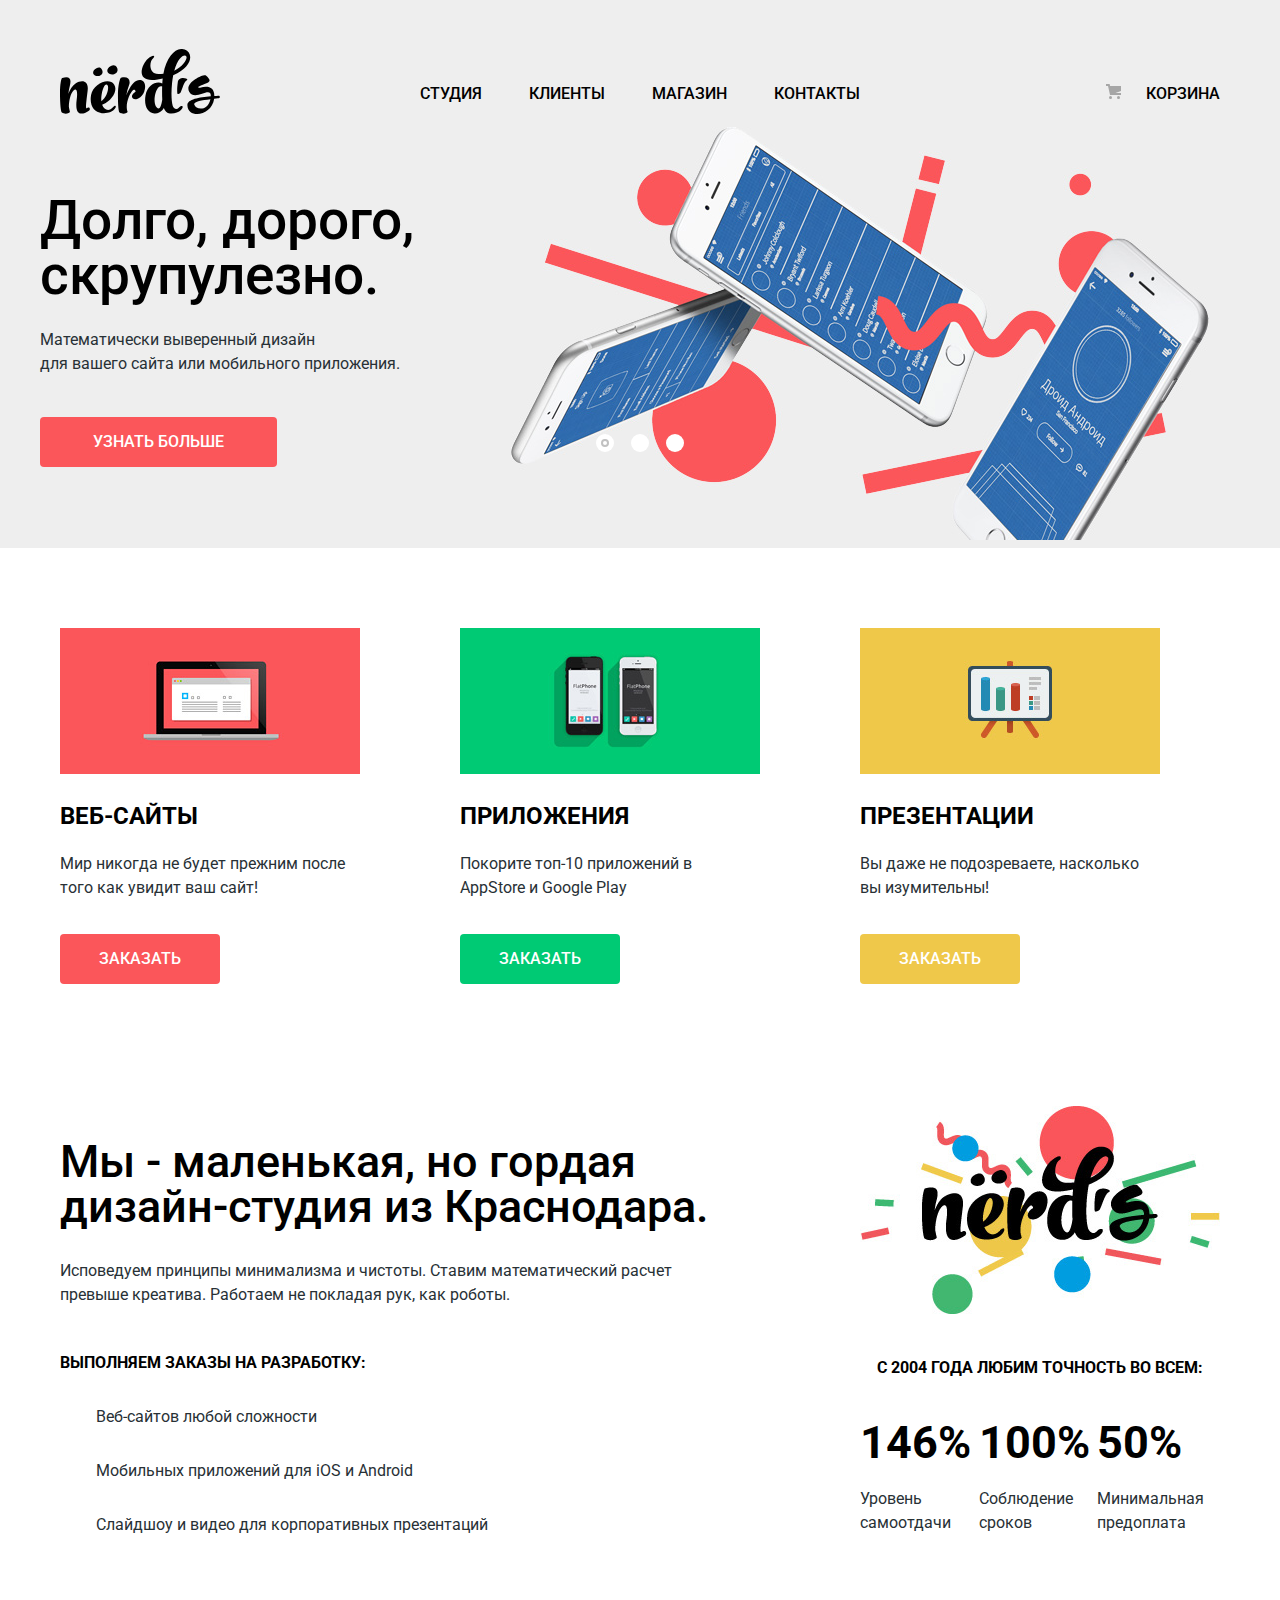
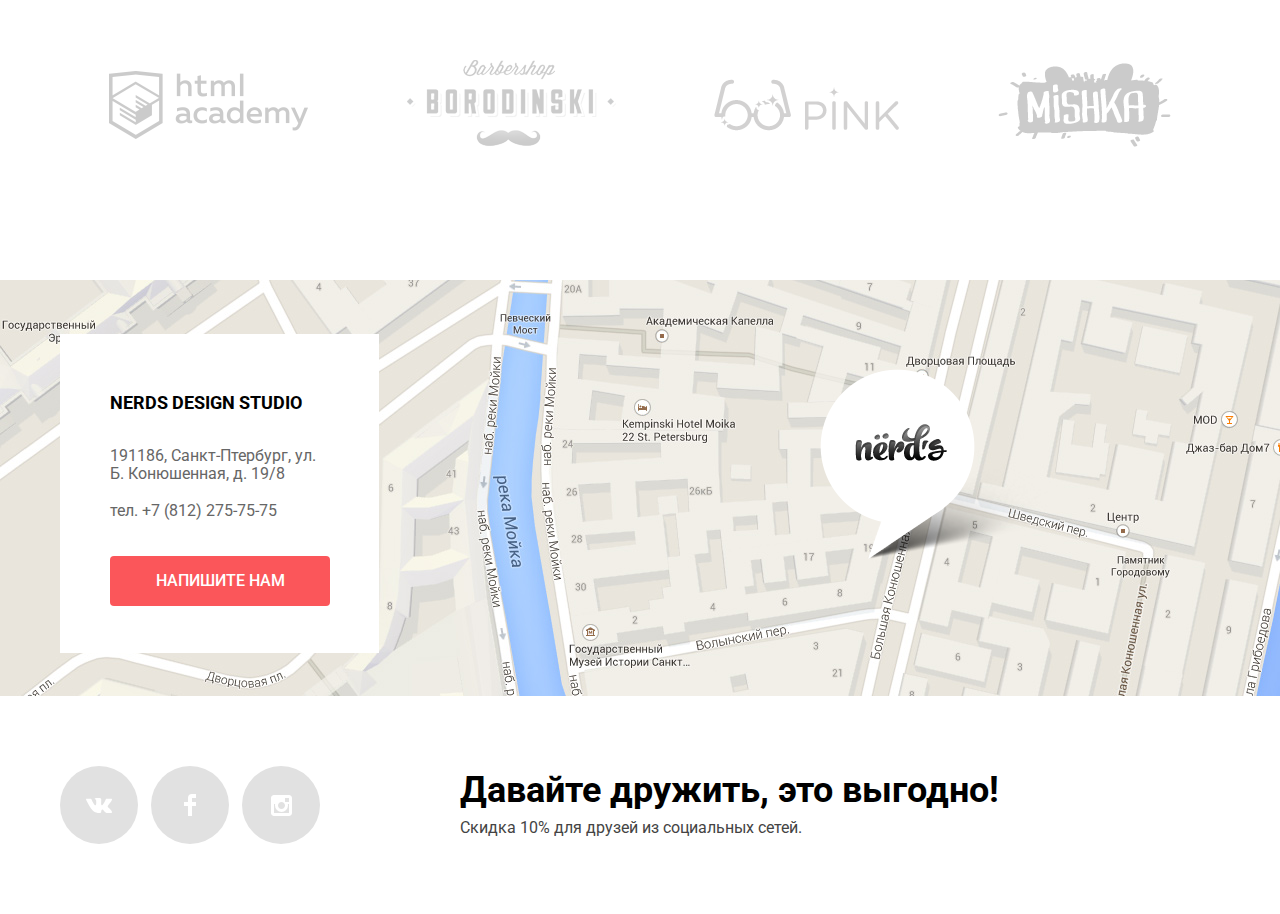
<file: index.html>
<!DOCTYPE html>
<html lang="ru">
  <head>
    <meta charset="utf-8">
    <title>Нёрдс Дизайн-студия</title>
    <link href="https://fonts.googleapis.com/css?family=Roboto:400,500,700,700i&amp;subset=cyrillic" rel="stylesheet">
    <link rel="apple-touch-icon" sizes="180x180" href="img/apple-touch-icon.png">
    <link rel="icon" type="image/png" sizes="32x32" href="img/favicon-32x32.png">
    <link rel="icon" type="image/png" sizes="16x16" href="img/favicon-16x16.png">
    <link rel="manifest" href="/manifest.json">
    <link rel="mask-icon" href="img/safari-pinned-tab.svg" color="#5bbad5">
    <meta name="theme-color" content="#ffffff">
    <link href="css/normalize.css" rel="stylesheet">
    <link href="css/style.css" rel="stylesheet">
  </head>
  <body>
		<header class="main-header">
			<div class="container">
				<nav class="main-navigation">
					<a><img src="img/nerds-logo.svg" width="160" height="65" alt="Логотип Nerds"></a>
					<ul class="site-navigation">
						<li>
							<a href="#">Студия</a>
						</li>
						<li>
							<a href="#">Клиенты</a>
						</li>
						<li>
							<a href="catalog.html">Магазин</a>
						</li>
						<li>
							<a href="#">Контакты</a>
						</li>
					</ul>
					<ul class="goods-navigation">
						<li>
							<a class="goods-navigation-basket" href="#">Корзина</a>
						</li>
					</ul>
				</nav>
			</div>
		</header>
		<main>
			<h1 class="visually-hidden">Веб-студия Nerds</h1>
			<section class="preview">
				<div class="preview-slider container">
					<input type="radio" id="btn-1" name="toggle" checked>
					<input type="radio" id="btn-2" name="toggle">
					<input type="radio" id="btn-3" name="toggle">
					<div class="preview-slider-controls">
						<label for="btn-1"></label>
						<label for="btn-2"></label>
						<label for="btn-3"></label>
					</div>
					<div class="preview-slides">
						<div class="preview-slide">
							<div class="slide-main-wrapper">
								<div class="slide-wrapper">
									<h2 class="caption">Долго, дорого,<br> скрупулезно.</h2>
									<p class="paragraph">Математически выверенный дизайн<br> для вашего сайта или мобильного приложения.</p>
									<a class="button button-red" href="#">Узнать больше</a>
								</div>
								<div class="slide-img-wrapper">
									<img src="img/slide1.jpg" width="698" height="413" alt="Картинка первого слайда">
								</div>
							</div>
						</div>
						<div class="preview-slide">
							<div class="slide-main-wrapper">
								<div class="slide-wrapper">
									<h2 class="caption">Любим математику<br> как никто другой</h2>
									<p class="paragraph">Никакого креатива, только математические формулы<br> для расчета идеальных пропорций.</p>
									<a class="button button-red" href="#">Узнать больше</a>
								</div>
								<div class="slide-img-wrapper">
									<img src="img/slide2.jpg" width="663" height="430" alt="Картинка второго слайда">
								</div>
							</div>
						</div>
						<div class="preview-slide">
							<div class="slide-main-wrapper">
								<div class="slide-wrapper">
									<h2 class="caption">Только ночь,<br> только хардкор</h2>
									<p class="paragraph">Работать днем, как все? Мы против этого.<br> Ближе к полуночи работа только начинается.</p>
									<a class="button button-red" href="#">Узнать больше</a>
								</div>
								<div class="slide-img-wrapper">
									<img src="img/slide3.jpg" width="759" height="411" alt="Картинка третьего слайда">
								</div>
							</div>
						</div>
					</div>
				</div>
			</section>
			<section class="works-services container">
				<h2 class="visually-hidden">Услуги веб-студии</h2>
				<ul class="works-services-list">
					<li>
						<h3>Веб-сайты</h3>
						<p class="paragraph">Мир никогда не будет прежним после того как увидит ваш сайт!</p>
						<a class="button button-red button-work-services" href="#">Заказать</a>
					</li>
					<li>
						<h3>Приложения</h3>
						<p class="paragraph">Покорите топ-10 приложений в AppStore и Google Play</p>
						<a class="button button-green button-work-services" href="#">Заказать</a>
					</li>
					<li>
						<h3>Презентации</h3>
						<p class="paragraph">Вы даже не подозреваете, насколько вы изумительны!</p>
						<a class="button button-yellow button-work-services" href="#">Заказать</a>
					</li>
				</ul>
			</section>
			<section class="description container">
				<h2 class="visually-hidden">Описание веб-студии</h2>
				<div class="description-wrapper-one">
					<h3>Мы - маленькая, но гордая дизайн-студия из Краснодара.</h3>
					<p class="paragraph">Исповедуем принципы минимализма и чистоты. Ставим математический расчет превыше креатива. Работаем не покладая рук, как роботы.</p>
					<p class="paragraph-bold">Выполняем заказы на разработку:</p>
					<ul class="description-list">
						<li class="paragraph">Веб-сайтов любой сложности</li>
						<li class="paragraph">Мобильных приложений для iOS и Android</li>
						<li class="paragraph">Слайдшоу и видео для корпоративных презентаций</li>
					</ul>
				</div>
				<div class="description-wrapper-two">
					<img src="img/nerds-illustration.jpg" width="360" height="208" alt="Логотип Nerds">
					<p class="paragraph-bold">С 2004 года любим точность во всем:</p>
					<ul class="criterions-list">
						<li>
							<p class="percent">146%</p>
							<p class="paragraph">Уровень самоотдачи</p>
						</li>
						<li>
							<p class="percent">100%</p>
							<p class="paragraph">Соблюдение сроков</p>
						</li>
						<li>
							<p class="percent">50%</p>
							<p class="paragraph">Минимальная предоплата</p>
						</li>
					</ul>
				</div>
			</section>
			<section class="projects container"> 
				<h2 class="visually-hidden">Список реализованных проектов</h2>
				<ul class="projects-list">
					<li>
						<a class="project-logo" href="#">
							<img src="img/logo-1.png" width="199" height="68" alt="Html Academy">
						</a>
					</li>
					<li>
						<a class="project-logo" href="#">
							<img src="img/logo-2.png" width="209" height="90" alt="Barbershop Borodinski">
						</a>
					</li>
					<li>
						<a class="project-logo" href="#">
							<img src="img/logo-3.png" width="185" height="52" alt="Pink">
						</a>
					</li>
					<li>
						<a class="project-logo" href="#">
							<img src="img/logo-4.png" width="173" height="84" alt="Mishka">
						</a>
					</li>
				</ul>
			</section>
		</main>
		<footer class="main-footer">
			<section class="footer-contacts">
				<h2 class="visually-hidden">Адресс и контакты</h2>
				<div class="map-wrapper">
					<img src="img/map.jpg" width="1440" height="416" alt="Адресс на карте">
				</div>
				<div class="container">
					<div class="feedback">
						<h3>Nerds design studio</h3>
						<p class="feedback-paragraph">191186, Санкт-Птербург, ул. Б. Конюшенная, д. 19/8</p>
						<p class="feedback-paragraph">тел. +7 (812) 275-75-75</p>
						<a class="button button-red feedback-button" href="#">Напишите нам</a>
					</div>
				</div>
			</section>
			<section class="footer-social container">
				<ul class="social-list">
					<li>
						<a class="social-button" href="#">
							<span class="visually-hidden">Вконтакте</span>
							<svg xmlns="http://www.w3.org/2000/svg" width="26" height="15" viewBox="0 0 26 15"><path fill="#FFF" d="M16.138 11.51c.956-.309 2.18 2.04 3.483 2.939.978.681 1.727.534 1.727.534l3.473-.05s1.815-.112.957-1.554c-.071-.12-.503-1.069-2.585-3.022-2.177-2.043-1.882-1.712.739-5.244 1.597-2.153 2.236-3.468 2.036-4.028-.192-.539-1.365-.399-1.365-.399L20.69.713c-.381.001-.704.119-.851.515-.003.004-.621 1.666-1.445 3.079-1.741 2.989-2.436 3.148-2.724 2.961-.661-.433-.494-1.737-.494-2.664 0-2.897.432-4.105-.846-4.417-.427-.104-.739-.172-1.828-.182-1.392-.021-2.574 0-3.244.329-.445.223-.786.712-.579.74.26.035.843.16 1.155.586.401.552.389 1.789.389 1.789s.229 3.411-.54 3.834c-.528.29-1.25-.302-2.803-3.016-.793-1.388-1.392-2.922-1.392-2.922s-.116-.285-.326-.441c-.25-.185-.6-.244-.6-.244L.848.684S.29.7.085.946c-.182.218-.015.668-.015.668s2.909 6.881 6.203 10.347c3.02 3.182 6.452 2.971 6.452 2.971h1.555s.469-.054.709-.312c.224-.24.214-.691.214-.691s-.031-2.109.935-2.419z"/></svg>
						</a>
					</li>
					<li>
						<a class="social-button" href="#">
							<span class="visually-hidden">Фейсбук</span>
							<svg xmlns="http://www.w3.org/2000/svg" width="12" height="22" viewBox="0 0 12 22"><path fill="#FFF" d="M12 4V0H8a4 4 0 0 0-4 4v4H0v4h4v10h4V12h4V8H8V4h4z"/></svg>
						</a>
					</li>
					<li>
						<a class="social-button" href="#">
							<span class="visually-hidden">Инстаграм</span>
							<svg xmlns="http://www.w3.org/2000/svg" width="21" height="21" viewBox="0 0 21 21"><path fill="#FFF" d="M18 0H3C1.35 0 0 1.35 0 3v15c0 1.65 1.35 3 3 3h15c1.65 0 3-1.35 3-3V3c0-1.65-1.35-3-3-3zm-7.5 7c1.93 0 3.5 1.57 3.5 3.5S12.43 14 10.5 14 7 12.43 7 10.5 8.57 7 10.5 7zM18 18H3V9h1.181A6.504 6.504 0 0 0 4 10.5a6.5 6.5 0 1 0 13 0 6.45 6.45 0 0 0-.181-1.5H18v9zm0-11h-4V3h4v4z"/></svg>
						</a>
					</li>
				</ul>
				<div class="footer-social-wrapper">
					<h3>Давайте дружить, это выгодно!</h3>
					<p>Скидка 10% для друзей из социальных сетей.</p>
				</div>
			</section>
		</footer>
		<section class="modal modal-write-us">
			<div class="write-us-wrapper">
				<h2 class="write-us-title">Напишите нам</h2>
				<form class="write-us-form" action="https://echo.htmlacademy.ru" method="post">
					<p class="write-us-item">
						<label for="write-us-name">Ваше имя:</label>
						<input id="write-us-name" type="text" name="name" placeholder="Представьтесь, пожалуйста">
					</p>
					<p class="write-us-item">
						<label for="write-us-email">Ваш e-mail:</label>
						<input id="write-us-email" type="text" name="email" placeholder="Для отправки ответа">
					</p>
					<p class="write-us-item">
						<label for="write-us-letter">Текст письма:</label>
						<textarea id="write-us-letter" name="text">В свободной форме</textarea>
					</p>
					<button class="button button-red write-us-button" type="submit">Отправить</button>
				</form>
				<button class="modal-close" type="button">Закрыть</button>
			</div>
		</section>
		<script src="js/write-us.js"></script>
  </body>
</html>
</file>
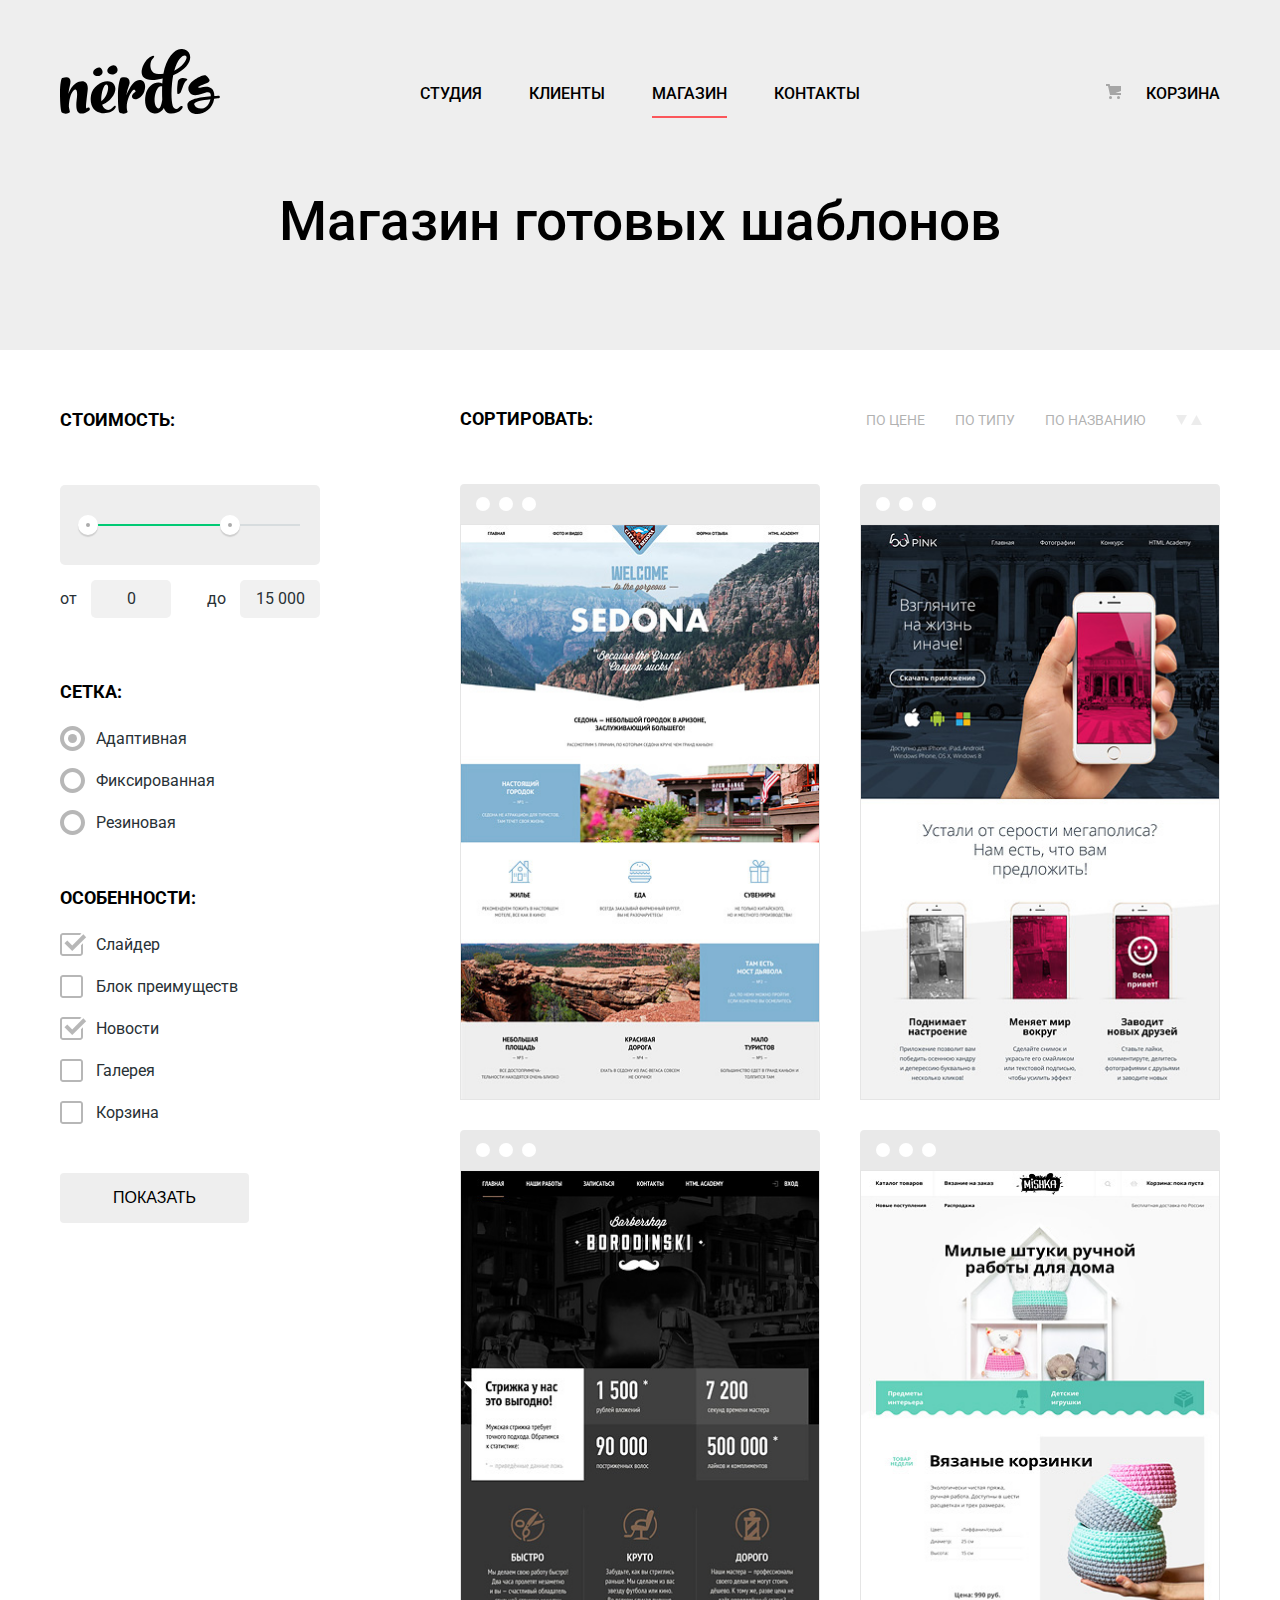
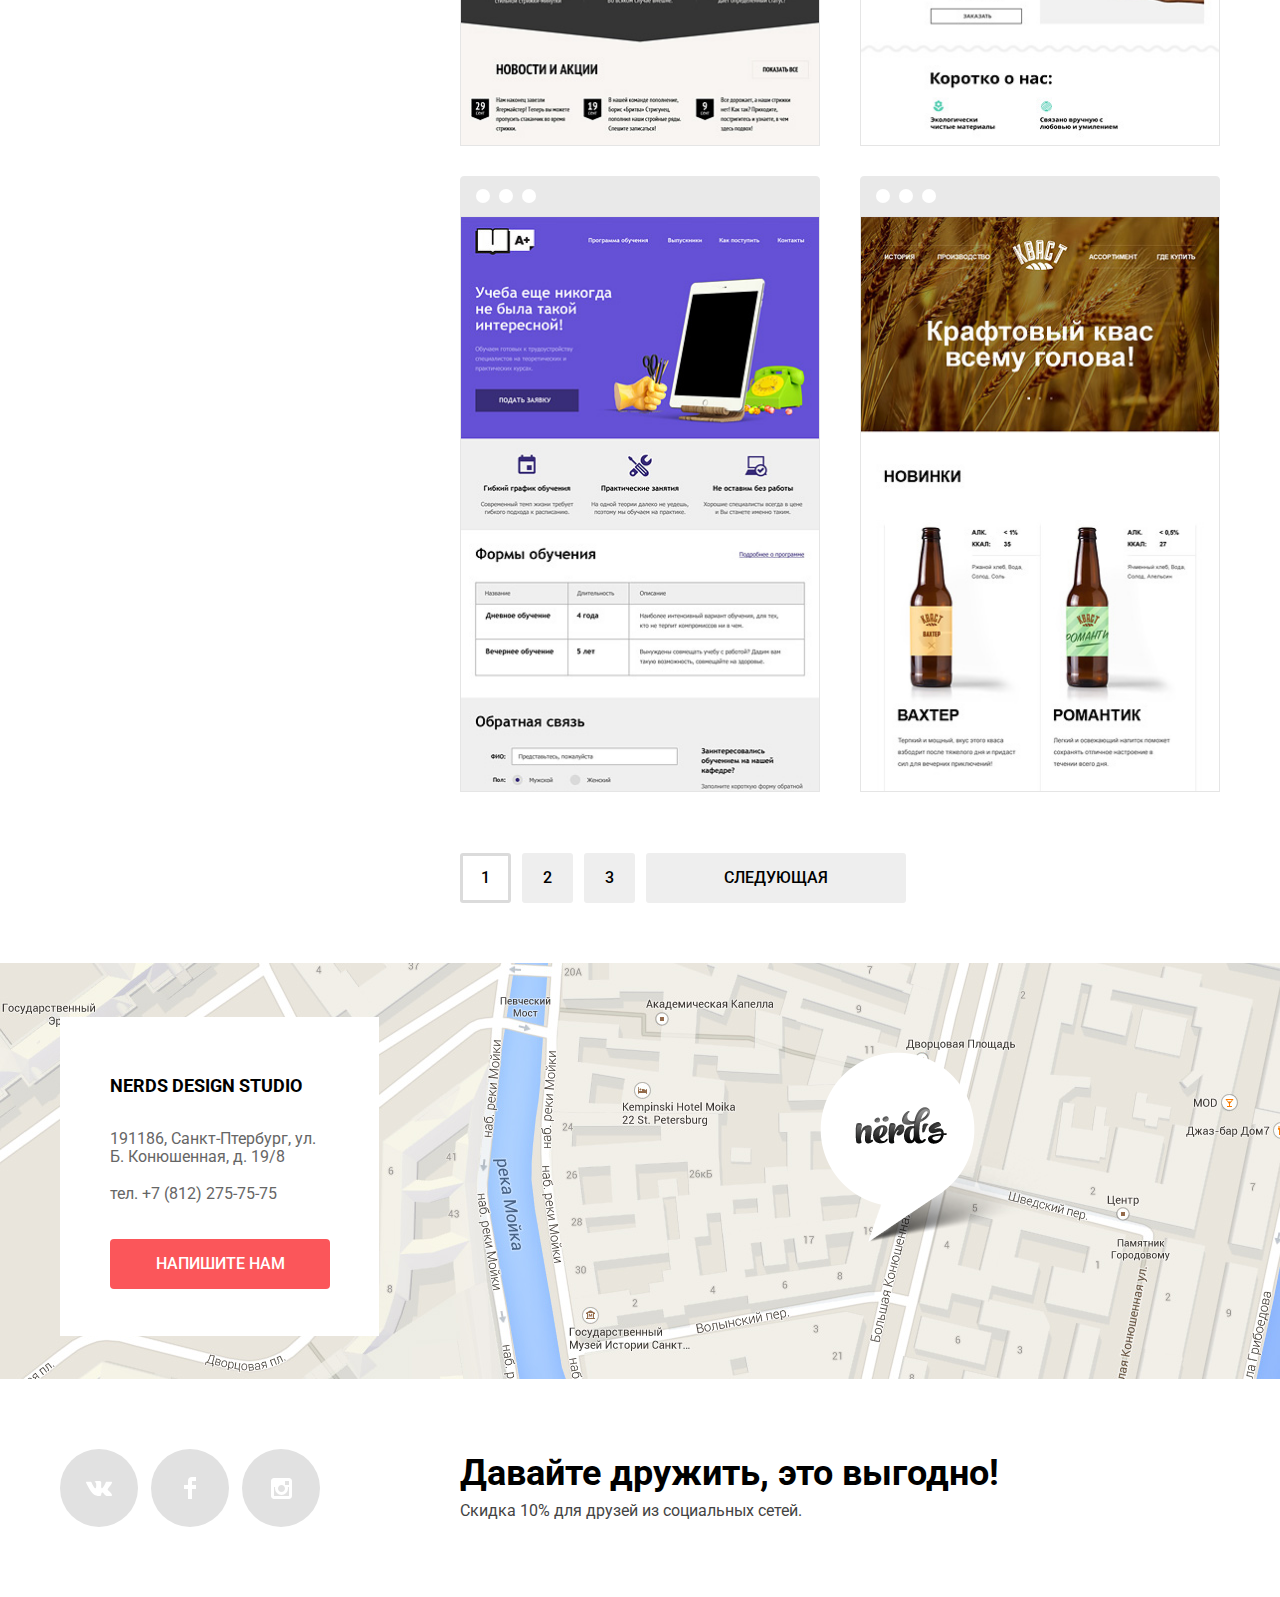
<file: catalog.html>
<!DOCTYPE html>
<html lang="ru">
  <head>
    <meta charset="utf-8">
    <title>Магазин шаблонов</title>
    <link href="https://fonts.googleapis.com/css?family=Roboto:400,500,700,700i&amp;subset=cyrillic" rel="stylesheet">
    <link rel="apple-touch-icon" sizes="180x180" href="img/apple-touch-icon.png">
    <link rel="icon" type="image/png" sizes="32x32" href="img/favicon-32x32.png">
    <link rel="icon" type="image/png" sizes="16x16" href="img/favicon-16x16.png">
    <link rel="manifest" href="/manifest.json">
    <link rel="mask-icon" href="img/safari-pinned-tab.svg" color="#5bbad5">
    <meta name="theme-color" content="#ffffff">
    <link href="css/normalize.css" rel="stylesheet">
    <link href="css/style.css" rel="stylesheet">
  </head>
  <body>
		<header class="main-header">
			<div class="container">
				<nav class="main-navigation">
					<a class="nerds-logo" href="index.html"><img src="img/nerds-logo.svg" width="160" height="65" alt="Логотип Nerds"></a>
					<ul class="site-navigation">
						<li>
							<a href="#">Студия</a>
						</li>
						<li>
							<a href="#">Клиенты</a>
						</li>
						<li class="site-navigation-current">
							<a>Магазин</a>
						</li>
						<li>
							<a href="#">Контакты</a>
						</li>
					</ul>
					<ul class="goods-navigation">
						<li>
							<a class="goods-navigation-basket" href="#">Корзина</a>
						</li>
					</ul>
				</nav>
			</div>
		</header>
		<main>
			<h1 class="caption caption-catalog">Магазин готовых шаблонов</h1>
			<div class="catalog-main-wrapper container">
				<form class="form" method="get" action="https://echo.htmlacademy.ru">
					<div class="fieldset-wrapper-one">
						<fieldset>
							<legend>Стоимость:</legend>
							<div class="range-filter">
								<div class="range-controls">
									<div class="scale">
										<div class="bar" style="width:70%"></div>
									</div>
									<div class="toggle min-toggle"></div>
									<div class="toggle max-toggle"></div>
								</div>
								<div class="price-controls">
									<label>
										от
										<input class="min-price" name="min-price" type="text" value="0">
									</label>
									<label>
										до
										<input class="max-price" name="max-price" type="text" value="15 000">
									</label>
								</div>
							</div>
						</fieldset>
					</div>
					<div class="fieldset-wrapper-two">
						<fieldset>
							<legend>Сетка:</legend>
							<ul>
								<li class="filter-option">
									<label class="filter-input-radio">
										<input class="visually-hidden" type="radio" name="grid" value="adaptive" checked>
										<span class="radio-indicator"></span>
										Адаптивная
									</label>
								</li>
								<li class="filter-option">
									<label class="filter-input-radio">
										<input class="visually-hidden" type="radio" name="grid" value="fixed">
										<span class="radio-indicator"></span>
										Фиксированная
									</label>
								</li>
								<li class="filter-option">
									<label class="filter-input-radio">
										<input class="visually-hidden" type="radio" name="grid" value="rubber">
										<span class="radio-indicator"></span>
										Резиновая
									</label>
								</li>
							</ul>
						</fieldset>
					</div>
					<fieldset>
						<legend>Особенности:</legend>
						<ul>
							<li class="filter-option">
								<label class="filter-input-checkbox">
									<input class="visually-hidden" type="checkbox" name="slider-type" checked>
									<span class="checkbox-indicator"></span>
									Слайдер
								</label>
							</li>
							<li class="filter-option">
								<label class="filter-input-checkbox">
									<input class="visually-hidden" type="checkbox" name="advantage">
									<span class="checkbox-indicator"></span>
									Блок преимуществ
								</label>
							</li>
							<li class="filter-option">
								<label class="filter-input-checkbox">
									<input class="visually-hidden" type="checkbox" name="news" checked>
									<span class="checkbox-indicator"></span>
									Новости
								</label>
							</li>
							<li class="filter-option">
								<label class="filter-input-checkbox">
									<input class="visually-hidden" type="checkbox" name="gallary-type">
									<span class="checkbox-indicator"></span>
									Галерея
								</label>
							</li>
							<li class="filter-option">
								<label class="filter-input-checkbox">
									<input class="visually-hidden" type="checkbox" name="basket-type">
									<span class="checkbox-indicator"></span>
									Корзина
								</label>
							</li>
						</ul>
					</fieldset>
					<button class="button button-form" type="submit">Показать</button>
				</form>
				<section class="catalog">
					<h2 class="visually-hidden">Список шаблонов</h2>
					<p class="paragraph-sorting">
						Сортировать:
						<a href="#">По цене</a>
						<a href="#">По типу</a>
						<a href="#">По названию</a>
						<span class="paragraph-sorting-filters-1">По умолчанию</span>
						<span class="paragraph-sorting-filters-2">В обратном порядке</span>
					</p>
					<ul class="catalog-list">
						<li class="catalog-item">
							<img src="img/img-sedona.jpg" width="360" height="574" alt="Скрин Sedona">
							<div class="item-info">
								<h3>Sedona</h3>
								<p>Информационный сайт для туристов</p>
								<a class="button button-red" href="#">9 900 Руб.</a>
							</div>
						</li>
						<li class="catalog-item">
							<img src="img/img-pink.jpg" width="360" height="574" alt="Скрин Pink">
							<div class="item-info">
								<h3>Pink App</h3>
								<p>Продуктовый лендинг приложения для iOS и Android</p>
								<a class="button button-red" href="#">9 900 Руб.</a>
							</div>
						</li>
						<li class="catalog-item">
							<img src="img/img-barbershop.jpg" width="360" height="574" alt="Скрин Barbershop">
							<div class="item-info">
								<h3>Barbershop</h3>
								<p>Сайт салоны красоты. Для мужчин, да.</p>
								<a class="button button-red" href="#">9 900 Руб.</a>
							</div>
						</li>
						<li class="catalog-item">
							<img src="img/img-mishka.jpg" width="360" height="574" alt="Скрин Mishka">
							<div class="item-info">
								<h3>Mishka</h3>
								<p>Интернет-магазин вязаных игрушек</p>
								<a class="button button-red" href="#">9 900 Руб.</a>
							</div>
						</li>
						<li class="catalog-item">
							<img src="img/img-aplus.jpg" width="360" height="574" alt="Скрин Aplus">
							<div class="item-info">
								<h3>A Plus</h3>
								<p>Лендинг курсов повышения квалификации</p>
								<a class="button button-red" href="#">9 900 Руб.</a>
							</div>
						</li>
						<li class="catalog-item">
							<img src="img/img-kvast.jpg" width="360" height="574" alt="Скрин Kvast">
							<div class="item-info">
								<h3>Кваст</h3>
								<p>Промо-сайт производителя крафтового кваса</p>
								<a class="button button-red" href="#">9 900 Руб.</a>
							</div>
						</li>
					</ul>
					<ul class="pagination-list">
						<li class="pagination-item"><a class="pagination-item-current">1</a></li>
						<li class="pagination-item"><a href="#">2</a></li>
						<li class="pagination-item"><a href="#">3</a></li>
						<li class="pagination-item"><a class="pagination-item-next" href="#">Следующая</a></li>
					</ul> 
				</section>
			</div>
		</main>
		<footer class="main-footer catalog-footer">
			<section class="footer-contacts">
				<h2 class="visually-hidden">Адресс и контакты</h2>
				<div class="map-wrapper">
					<img src="img/map.jpg" width="1440" height="416" alt="Адресс на карте">
				</div>
				<div class="container">
					<div class="feedback">
						<h3>Nerds design studio</h3>
						<p class="feedback-paragraph">191186, Санкт-Птербург, ул. Б. Конюшенная, д. 19/8</p>
						<p class="feedback-paragraph">тел. +7 (812) 275-75-75</p>
						<a class="button button-red feedback-button" href="#">Напишите нам</a>
					</div>
				</div>
			</section>
			<section class="footer-social container">
				<ul class="social-list">
					<li>
						<a class="social-button" href="#">
							<span class="visually-hidden">Вконтакте</span>
							<svg xmlns="http://www.w3.org/2000/svg" width="26" height="15" viewBox="0 0 26 15"><path fill="#FFF" d="M16.138 11.51c.956-.309 2.18 2.04 3.483 2.939.978.681 1.727.534 1.727.534l3.473-.05s1.815-.112.957-1.554c-.071-.12-.503-1.069-2.585-3.022-2.177-2.043-1.882-1.712.739-5.244 1.597-2.153 2.236-3.468 2.036-4.028-.192-.539-1.365-.399-1.365-.399L20.69.713c-.381.001-.704.119-.851.515-.003.004-.621 1.666-1.445 3.079-1.741 2.989-2.436 3.148-2.724 2.961-.661-.433-.494-1.737-.494-2.664 0-2.897.432-4.105-.846-4.417-.427-.104-.739-.172-1.828-.182-1.392-.021-2.574 0-3.244.329-.445.223-.786.712-.579.74.26.035.843.16 1.155.586.401.552.389 1.789.389 1.789s.229 3.411-.54 3.834c-.528.29-1.25-.302-2.803-3.016-.793-1.388-1.392-2.922-1.392-2.922s-.116-.285-.326-.441c-.25-.185-.6-.244-.6-.244L.848.684S.29.7.085.946c-.182.218-.015.668-.015.668s2.909 6.881 6.203 10.347c3.02 3.182 6.452 2.971 6.452 2.971h1.555s.469-.054.709-.312c.224-.24.214-.691.214-.691s-.031-2.109.935-2.419z"/></svg>
						</a>
					</li>
					<li>
						<a class="social-button" href="#">
							<span class="visually-hidden">Фейсбук</span>
							<svg xmlns="http://www.w3.org/2000/svg" width="12" height="22" viewBox="0 0 12 22"><path fill="#FFF" d="M12 4V0H8a4 4 0 0 0-4 4v4H0v4h4v10h4V12h4V8H8V4h4z"/></svg>
						</a>
					</li>
					<li>
						<a class="social-button" href="#">
							<span class="visually-hidden">Инстаграм</span>
							<svg xmlns="http://www.w3.org/2000/svg" width="21" height="21" viewBox="0 0 21 21"><path fill="#FFF" d="M18 0H3C1.35 0 0 1.35 0 3v15c0 1.65 1.35 3 3 3h15c1.65 0 3-1.35 3-3V3c0-1.65-1.35-3-3-3zm-7.5 7c1.93 0 3.5 1.57 3.5 3.5S12.43 14 10.5 14 7 12.43 7 10.5 8.57 7 10.5 7zM18 18H3V9h1.181A6.504 6.504 0 0 0 4 10.5a6.5 6.5 0 1 0 13 0 6.45 6.45 0 0 0-.181-1.5H18v9zm0-11h-4V3h4v4z"/></svg>
						</a>
					</li>
				</ul>
				<div class="footer-social-wrapper">
					<h3>Давайте дружить, это выгодно!</h3>
					<p>Скидка 10% для друзей из социальных сетей.</p>
				</div>
			</section>
		</footer>
		<section class="modal modal-write-us">
			<div class="write-us-wrapper">
				<h2 class="write-us-title">Напишите нам</h2>
				<form class="write-us-form" action="https://echo.htmlacademy.ru" method="post">
					<p class="write-us-item">
						<label for="write-us-name">Ваше имя:</label>
						<input id="write-us-name" type="text" name="name" placeholder="Представьтесь, пожалуйста">
					</p>
					<p class="write-us-item">
						<label for="write-us-email">Ваш e-mail:</label>
						<input id="write-us-email" type="text" name="email" placeholder="Для отправки ответа">
					</p>
					<p class="write-us-item">
						<label for="write-us-letter">Текст письма:</label>
						<textarea id="write-us-letter" name="text">В свободной форме</textarea>
					</p>
					<button class="button button-red write-us-button" type="submit">Отправить</button>
				</form>
				<button class="modal-close" type="button">Закрыть</button>
			</div>
		</section>
		<script src="js/write-us.js"></script>
  </body>
</html>
</file>
<file: css/style.css>
body {
	margin: 0;
	padding: 0;
	font-family: "Roboto", "Arial", sans-serif;
	font-size: 16px;
	line-height: 18px;
	color: #000000;
	background-color: #ffffff;
}

a {
	text-decoration: none;
}

img {
	max-width: 100%;
	height: auto;
}

.visually-hidden:not(:focus):not(:active),
input[type="checkbox"].visually-hidden,
input[type="radio"].visually-hidden {
	position: absolute;
	width: 1px;
	height: 1px;
	margin: -1px;
	border: 0;
	padding: 0;
	white-space: nowrap;
	clip-path: inset(100%);
	clip: rect(0 0 0 0);
	overflow: hidden;
}

.container {
	width: 1160px;
	margin: 0 auto;
	padding: 0 20px;
}
 
.main-header,
.preview {
	background-color: #eeeeee;
}

.main-header {
	padding-top: 49px;
}

.preview {
	margin-bottom: 80px;
}

.main-navigation {
	display: flex;
}

.site-navigation,
.goods-navigation {
	display: flex;
	margin: 0;
	margin-left: 200px;
	padding: 0;
	padding-top: 30px;
	list-style: none;
}

.site-navigation {
	justify-content: space-between;
	width: 440px;
}

.goods-navigation {
	justify-content: flex-end;
	width: 160px;
}

.site-navigation a,
.goods-navigation a {
	font-family: "Roboto", "Arial", sans-serif;
	font-size: 16px;
	line-height: 30px;
	color: #000000;
	font-weight: 500;
	text-transform: uppercase;
}

.site-navigation a:hover,
.goods-navigation a:hover {
	color: #fb565a;
}

.site-navigation a:focus,
.goods-navigation a:focus {
	color: #000000;
	opacity: 0.3;
}

.goods-navigation .goods-navigation-basket {
	position: relative;
	padding-left: 40px;
}

.goods-navigation-basket::before {
	content: "";
	position: absolute;
	top: 0;
	left: 0;
	width: 15px;
	height: 15px;
	background-image: url("../img/cart-icon.svg");
	background-repeat: no-repeat;
	background-position: 0 0;
}

.site-navigation-current {
	position: relative;
}

.site-navigation-current:hover a {
	color: #000000;;
}

.site-navigation-current::after {
	content: "";
	position: absolute;
	bottom: 0;
	left: 0;
	width: 100%;
	height: 2px;
	background-color: #fb565a;
}

.preview-slider {
	position: relative;
	width: 1160px;
	min-height: 430px;
}

.preview-slider input[type="radio"] {
	position: absolute;
	z-index: 100;
	opacity: 0;
}

.preview-slider-controls {
	position: absolute;
	bottom: 96px;
	left: 50%;
	z-index: 1000;
	display: flex;
	justify-content: space-between;
	width: 88px;
	height: 18px;
	margin-left: -44px;
}

.preview-slider-controls label {
	position: relative;
	display: inline-block;
	width: 18px;
	height: 18px;
	vertical-align: top;
	background-color: #ffffff;
	border-radius: 50%;
	cursor: pointer;
}

#btn-1:checked ~ .preview-slider-controls label[for="btn-1"]::after,
#btn-2:checked ~ .preview-slider-controls label[for="btn-2"]::after,
#btn-3:checked ~ .preview-slider-controls label[for="btn-3"]::after {
	content: "";
	position: absolute;
	top: 5px;
	left: 5px;
	width: 4px;
	height: 4px;
	background-color: #ffffff;
	border: 2px solid #c1c1c1;
	border-radius: 50%;
}

.preview-slide {
	position: absolute;
	top: 0;
	left: 0;
	display: none;
	width: 100%;
	height: 100%;
}

.slide-main-wrapper {
	position: relative;
	display: flex;
	width: 100%;
	height: 100%;
}

.slide-wrapper {
	position: absolute;
	top: 0;
	left: 0;
	z-index: 2;
	width: 530px;
	padding-top: 75px;
}

.slide-img-wrapper {
	display: flex;
	align-items: center;
	justify-content: center;
	position: absolute;
	top: 0;
	right: 0;
	z-index: 0;
	width: 760px;
	min-height: 430px;
}

#btn-1:checked ~ .preview-slides .preview-slide:nth-child(1),
#btn-2:checked ~ .preview-slides .preview-slide:nth-child(2),
#btn-3:checked ~ .preview-slides .preview-slide:nth-child(3) {
	display: block;
}

.caption {
	margin: 0;
	font-size: 55px;
	line-height: 55px;
	font-weight: 500;
	color: #000000;
}

.paragraph {
	margin: 0;
	font-size: 16px;
	line-height: 24px;
	font-weight: 400;
	color: #283136;
}

.preview-slide h2 {
	margin-bottom: 25px;
}

.preview-slide p {
	margin-bottom: 41px;
}

.button {
	display: inline-block;
	padding: 16px 53px;
	font-size: 16px;
	line-height: 18px;
	font-weight: 500;
	color: #ffffff;
	text-transform: uppercase;
	vertical-align: top;
	border-radius: 4px;
}

.button-red {
	background-color: #fb565a;
}

.button-red:hover {
	background-color: #e74246;
}

.button-red:focus {
	background-color: #d7373b;
	box-shadow: inset 0 3px 0 rgba(0, 1, 1, 0.1);
	color: rgba(255, 255, 255, 0.3);
}

.button-green {
	background-color: #00ca74;
}

.button-green:hover {
	background-color: #00bc6c;
}

.button-green:focus {
	background-color: #00aa62;
	box-shadow: inset 0 3px 0 rgba(0, 1, 1, 0.1);
	color: rgba(255, 255, 255, 0.3);
}

.button-yellow {
	background-color: #efc84a;
}

.button-yellow:hover {
	background-color: #eab534;
}

.button-yellow:focus {
	background-color: #e5a722;
	box-shadow: inset 0 3px 0 rgba(0, 1, 1, 0.1);
	color: rgba(255, 255, 255, 0.3);
}

.works-services {
	margin-bottom: 122px;
}

.works-services h3 {
	margin: 0;
	margin-top: 173px;
	margin-bottom: 21px;
	font-size: 24px;
	line-height: 30px;
	font-weight: 700;
	text-transform: uppercase;
}

.works-services p {
	margin: 0;
	margin-bottom: 34px;
}

.works-services-list {
	display: flex;
	margin: 0;
	padding: 0;
	list-style: none;
}

.works-services-list li {
	width: 300px;
	min-height: 348px;
	margin-left: 100px;
}

.works-services-list li:nth-child(1) {
	margin-left: 0;
	background-image: url("../img/illustration-1.jpg");
	background-repeat: no-repeat;
	background-position: top left;
}

.works-services-list li:nth-child(2) {
	background-image: url("../img/illustration-2.jpg");
	background-repeat: no-repeat;
	background-position: top left;
}

.works-services-list li:nth-child(3) {
	background-image: url("../img/illustration-3.jpg");
	background-repeat: no-repeat;
	background-position: top left;
}

.button-work-services {
	width: 160px;
	padding-left: 0;
	padding-right: 0;
	text-align: center;
}

.description {
	display: flex;
	margin-bottom: 123px;
}

.description-wrapper-one {
	width: 660px;
}

.description h3 {
	margin: 0;
	margin-top: 33px;
	margin-bottom: 30px;
	font-size: 45px;
	line-height: 45px;
	font-weight: 500;
}

.paragraph-bold {
	margin: 0;
	margin-top: 44px;
	margin-bottom: 30px;
	font-size: 16px;
	line-height: 24px;
	font-weight: 700;
	text-transform: uppercase;
}

.description-list {
	margin: 0;
	padding: 0;
	list-style: none;
}

.description-list li {
	margin-bottom: 30px;
	margin-left: 36px;
}

.description-list li:last-child {
	margin-bottom: 0;
}

.description-wrapper-two {
	width: 360px;
	margin-left: 140px;
}

.description-wrapper-two .paragraph-bold {
	margin-top: 38px;
	text-align: center;
}

.criterions-list {
	display: flex;
	justify-content: space-between;
	width: 345px;
	margin: 0;
	padding: 0;
	list-style: none;
}

.criterions-list li {
	width: 100px;
}

.criterions-list li:last-child {
	width: 108px;
}

.percent {
	margin: 0;
	margin-bottom: 12px;
	font-size: 45px;
	line-height: 65px;
	font-weight: 700;
}

.projects-list {
	display: flex;
	justify-content: space-around;
	align-items: center;
	min-height: 90px;
	margin: 0;
	padding: 0;
	list-style: none;
}

.project-logo {
	opacity: 0.2;
}

.project-logo:hover {
	opacity: 1;
}

.project-logo:focus {
	opacity: 0.1;
}

.main-footer {
	margin-top: 126px;
}

.catalog-footer {
	margin-top: 60px;
}

.footer-contacts {
	position: relative;
}

.map-wrapper {
	position: relative;
	width: 1440px;
	height: 416px;
	margin: 0 auto;
}

.map-wrapper::before {
	content: "";
	position: absolute;
	top: 89px;
	right: 389px;
	width: 231px;
	height: 190px;
	background-image: url("../img/map-marker.png");
	background-repeat: no-repeat;
	background-position: 0 0;
}

.feedback {
	position: absolute;
	top: 54px;
	z-index: 5;
	padding: 0 50px;
	width: 319px;
	background-color: #ffffff;
	box-sizing: border-box;
}

.feedback h3 {
	margin: 0;
	margin-top: 54px;
	margin-bottom: 29px;
	font-size: 18px;
	line-height: 30px;
	font-weight: 700;
	text-transform: uppercase;
}

.feedback-paragraph {
	margin: 0;
	margin-bottom: 19px;
	font-size: 16px;
	line-height: 18px;
	color: #666666;
	font-weight: 400;
}

.feedback-button {
	width: 220px;
	margin-top: 17px;
	margin-bottom: 47px;
	padding-left: 0;
	padding-right: 0;
	text-align: center;
}

.footer-social {
	display: flex;
	padding: 70px 0;
}

.social-list {
	display: flex;
	justify-content: space-between;
	width: 260px;
	margin: 0;
	margin-right: 140px;
	padding: 0;
	list-style: none;
}

.social-button {
	display: flex;
	justify-content: center;
	align-items: center;
	width: 78px;
	height: 78px;
	background-color: #e1e1e1;
	border-radius: 50%;
}

.social-button:hover {
	background-color: #e74246;
}

.social-button:focus {
	background-color: #d7373b;
	fill-opacity: 0.3;
}

.footer-social-wrapper {
	width: 560px;
}

.footer-social h3 {
	margin: 0;
	margin-top: 6px;
	margin-bottom: 9px;
	font-size: 36px;
	line-height: 36px;
	color: #000000;
	font-weight: 700;
}

.footer-social p {
	margin: 0;
	font-size: 16px;
	line-height: 22px;
	color: #444444;
	font-weight: 400;
}

.nerds-logo:hover {
	opacity: 0.8;
}

.nerds-logo:focus {
	opacity: 0.3;
}

.caption-catalog {
	padding-top: 76px;
	padding-bottom: 101px;
	margin-bottom: 60px;
	text-align: center;
	background-color: #eeeeee;
}

.catalog-main-wrapper {
	display: flex;
}

.form {
	width: 260px;
	margin-right: 140px;
}

.fieldset-wrapper-one {
	margin-top: -5px;
}

.form fieldset {
	margin: 0;
	padding: 0;
	border: none;
}

.form ul {
	margin: 0;
	padding: 0;
	list-style: none;
}

.range-filter {
	width: 260px;
	margin-top: 50px;
	margin-bottom: 59px;
}

.range-controls {
	position: relative;
	height: 80px;
	margin-bottom: 15px;
	padding: 0 20px;
	background-color: #eeeeee;
	border-radius: 5px;
	overflow: hidden;
}

.range-controls .scale {
	margin-top: 39px;
	height: 2px;
	background-color: #d7dcde;
}

.range-controls .bar {
	height: 2px;
	background-color: #00ca74;
}

.range-controls .toggle {
	position: absolute;
	top: 30px;
	left: 18px;
	width: 4px;
	height: 4px;
	border: 8px solid white;
	background-color: #ababab;
	cursor: pointer;
	border-radius: 50%;
	box-shadow: 0 2px 1px 0 #cfcfcf;
}

.range-controls .max-toggle {
	left: 160px;
}

.price-controls {
	display: flex;
	justify-content: space-between;
}

.price-controls input {
	width: 60px;
	padding: 8px 10px;
	margin-left: 10px;
	border: none;
	background: #f1f1f1;
	font-size: 16px;
	line-height: 22px;
	font-family: "Roboto", "Arial", sans-serif;
	font-weight: 400;
	text-align: center;
	color: #283136;
	border-radius: 5px;
}

.fieldset-wrapper-two {
	margin-bottom: 50px;
}

.filter-option {
	padding-left: 36px;
	margin-top: 22px;
}

.filter-input-radio {
	position: relative;
}

.filter-input-radio:hover,
.filter-input-radio:focus {
	color: #000000;
}

.filter-input-radio:disabled {
	color: rgba(40, 49, 54, 0.3);
}

.filter-input-radio input[type="radio"] + .radio-indicator {
	position: absolute;
	top: -3px;
	left: -36px;
	width: 25px;
	height: 25px;
	background-image: url("../img/radio-off.svg");
	background-repeat: no-repeat;
	background-position: 0 0;
	opacity: 0.4;
}

.filter-input-radio input[type="radio"]:hover + .radio-indicator,
.filter-input-radio input[type="radio"]:focus + .radio-indicator {
	opacity: 1;
}

.filter-input-radio input[type="radio"]:disabled + .radio-indicator {
	opacity: 0.1;
}

.filter-input-radio input[type="radio"]:checked + .radio-indicator {
	position: absolute;
	top: -3px;
	left: -36px;
	width: 25px;
	height: 25px;
	background-image: url("../img/radio-on.svg");
	background-repeat: no-repeat;
	background-position: 0 0;
	opacity: 0.4;
}

.filter-input-radio input[type="radio"]:checked:hover + .radio-indicator,
.filter-input-radio input[type="radio"]:checked:focus + .radio-indicator {
	opacity: 1;
}

.filter-input-radio input[type="radio"]:checked:disabled + .radio-indicator {
	opacity: 0.1;
}

.filter-input-checkbox {
	position: relative;
}

.filter-input-checkbox:hover,
.filter-input-checkbox:focus {
	color: #000000;
}

.filter-input-checkbox:disabled {
	color: rgba(40, 49, 54, 0.3);
}

.filter-input-checkbox input[type="checkbox"] + .checkbox-indicator {
	position: absolute;
	top: -2px;
	left: -36px;
	width: 23px;
	height: 23px;
	background-image: url("../img/checkbox-off.svg");
	background-repeat: no-repeat;
	background-position: 0 0;
	opacity: 0.4;
}

.filter-input-checkbox input[type="checkbox"]:hover + .checkbox-indicator,
.filter-input-checkbox input[type="checkbox"]:focus + .checkbox-indicator {
	opacity: 1;
}

.filter-input-checkbox input[type="checkbox"]:disabled + .checkbox-indicator {
	opacity: 0.1;
}

.filter-input-checkbox input[type="checkbox"]:checked + .checkbox-indicator {
	position: absolute;
	top: -2px;
	left: -36px;
	width: 27px;
	height: 23px;
	background-image: url("../img/checkbox-on.svg");
	background-repeat: no-repeat;
	background-position: 0 0;
	opacity: 0.4;
}

.filter-input-checkbox input[type="checkbox"]:checked:hover + .checkbox-indicator,
.filter-input-checkbox input[type="checkbox"]:checked:focus + .checkbox-indicator {
	opacity: 1;
}

.filter-input-checkbox input[type="checkbox"]:checked:disabled + .checkbox-indicator {
	opacity: 0.1;
}

.form legend {
	font-size: 18px;
	line-height: 30px;
	font-weight: 700;
	text-transform: uppercase; 
}

.form label {
	font-size: 16px;
	line-height: 20px;
	font-weight: 400;
	color: #283136;
}

.button-form {
	margin-top: 50px;
	color: #000000;
	background-color: #eeeeee;
	border: none;
	cursor: pointer;
}

.button-form:hover {
	background-color: #dfdfdf;
}

.button-form:focus {
	background-color: #d5d5d5;
	color: rgba(0, 0, 0, 0.3);
	box-shadow: inset 0 3px 0 rgba(0, 1, 1, 0.1);
	outline: none;
}

.catalog {
	width: 760px;
}

.catalog-list {
	display: flex;
	flex-wrap: wrap;
	margin: 0;
	padding: 0;
	list-style: none;
}

.catalog-item {
	position: relative;
	width: 360px;
	margin-right: 40px;
	margin-bottom: 30px;
	height: 616px;
	background-image: url("../img/browser.svg");
	background-repeat: no-repeat;
	background-position: top left;
}

.catalog-item:hover {
	background-image: url("../img/browser-hover.svg");
	background-repeat: no-repeat;
	background-position: top left;
	box-shadow: 0 6px 15px rgba(0, 1, 1, 0.25);
}

.catalog-item:nth-child(2n) {
	margin-right: 0;
}

.catalog-item img {
	width: 358px;
	height: 574px;
	margin-top: 40px;
	border: 1px solid rgba(0, 1, 1, 0.1);
}

.catalog-item:hover.catalog-item  img {
	border: 1px solid rgba(77, 77, 77, 0.1);
}

.paragraph-sorting {
	margin: 0;
	margin-bottom: 55px;
	font-size: 18px;
	line-height: 18px;
	font-weight: 700;
	text-transform: uppercase;
}

.paragraph-sorting a {
	margin-right: 26px;
	font-size: 14px;
	line-height: 18px;
	font-weight: 400;
	color: #000000;
	opacity: 0.3;
}

.paragraph-sorting a:nth-child(1) {
	margin-left: 269px;
}

.paragraph-sorting a:hover {
	opacity: 0.6;
}

.paragraph-sorting a:focus {
	opacity: 1;
}

.paragraph-sorting-filters-1,
.paragraph-sorting-filters-2 {
	position: relative;
	display: inline-block;
	width: 11px;
	height: 10px;
	margin-top: 5px;
	vertical-align: top;
	text-indent: -9999px;
	overflow: hidden;
}

.paragraph-sorting-filters-1::before {
	content: "";
	position: absolute;
	top: 0;
	right: 0;
	width: 11px;
	height: 10px;
	background-image: url("../img/icon-down-dir-hover.svg");
	background-repeat: no-repeat;
	background-position: 0 0;
	opacity: 0.2;
	cursor: pointer;
}

.paragraph-sorting-filters-1:hover::before {
	opacity: 1;
}

.paragraph-sorting-filters-1:active::before {
	background-image: url("../img/icon-down-dir.svg");
}

.paragraph-sorting-filters-2::before {
	content: "";
	position: absolute;
	top: 0;
	right: 0;
	width: 11px;
	height: 10px;
	background-image: url("../img/icon-up-dir-hover.svg");
	background-repeat: no-repeat;
	background-position: 0 0;
	opacity: 0.2;
	cursor: pointer;
}

.paragraph-sorting-filters-2:hover::before {
	opacity: 1;
}

.paragraph-sorting-filters-2:active::before {
	background-image: url("../img/icon-up-dir.svg");
}

.item-info {
	position: absolute;
	bottom: 1px;
	left: 0;
	z-index: 15;
	display: none;
	width: 360px;
	padding: 0 80px;
	min-height: 231px;
	background-color: #eeeeee;
	box-sizing: border-box;
}

.catalog-item:hover .item-info {
	display: block;
}

.item-info h3 {
	margin: 0;
	margin-top: 32px;
	margin-bottom: 19px;
	font-size: 18px;
	line-height: 30px;
	font-weight: 700;
	text-align: center;
	text-transform: uppercase;
}

.item-info p {
	margin: 0;
	margin-bottom: 30px;
	font-size: 16px;
	line-height: 18px;
	font-weight: 400;
	text-align: center;
	color: #666666;
}

.pagination-list {
	display: flex;
	margin: 0;
	margin-top: 31px;
	padding: 0;
	list-style: none;
}

.pagination-item {
	margin-right: 11px;
}

.pagination-item a {
	display: inline-block;
	height: 50px;
	padding: 0 21px;
	padding-top: 16px;
	font-size: 16px;
	line-height: 18px;
	font-weight: 500;
	vertical-align: top;
	text-transform: uppercase;
	color: #000000;
	background-color: #eeeeee;
	border-radius: 3px;
	box-sizing: border-box;
}

.pagination-item a:hover {
	background-color: #dfdfdf;
}

.pagination-item a:focus {
	background-color: #d5d5d5;
	box-shadow: inset 0 3px 0 rgba(0, 1, 1, 0.1);
	color: rgba(0, 0, 0, 0.3);
}

.pagination-item .pagination-item-current {
	height: 50px;
	padding: 0 18px;
	padding-top: 13px;
	background-color: #ffffff;
	border: 3px solid #dbdbdb;
}

.pagination-item .pagination-item-current:hover,
.pagination-item .pagination-item-current:focus {
	background-color: #ffffff;
	border: 3px solid #dbdbdb;
	color: #000000;
}

.pagination-item .pagination-item-next {
	width: 260px;
	text-align: center;
}

@keyframes shake {
	0%,
	100% {
		transform: translateX(0);
	}

	10%,
	30%,
	50%,
	70%,
	90% {
		transform: translateX(-10px);
	}

	20%,
	40%,
	60%,
	80% {
		transform: translateX(10px);
	}
}

.modal {
	position: fixed;
	display: none;
	background-color: #ffffff;
	box-shadow: 0 20px 40px rgba(0, 1, 1, 0.75);
}

.modal-write-us {
	bottom: 100px;
	left: 50%;
	z-index: 5000;
	width: 760px;
	padding: 66px 100px;
	margin-left: -480px;
}

.modal-show {
	display: block;
}

.modal-error {
	animation: shake 0.8s;
}

.write-us-wrapper {
	position: relative;
	width: 100%;
	height: 100%;
}

.write-us-title {
	margin: 0;
	margin-bottom: 35px;
	font-size: 45px;
	line-height: 45px;
	font-weight: 500;
	color: #000000;
}

.write-us-form {
	display: flex;
	flex-wrap: wrap;
	justify-content: space-between;
}

.write-us-item {
	width: 360px;
	margin: 0;
	margin-bottom: 34px;
}

.write-us-form p:nth-child(3) {
	width: 760px;
	margin-bottom: 47px;
}

.write-us-item label {
	display: block;
	margin: 0;
	margin-bottom: 10px;
	font-size: 16px;
	line-height: 18px;
	font-weight: 700;
	color: #000000;
}

.write-us-item input {
	width: 360px;
	padding: 14px 12px;
	border: 2px solid #d7dcde;
	border-radius: 5px;
	box-sizing: border-box;
}

.write-us-item input:hover,
.write-us-item textarea:hover {
	border-color: #b4b9bb;
}

.write-us-item input:focus,
.write-us-item textarea:focus {
	color: #000000;
	border-color: #000000;
	outline: none;
}

.write-us-item input[type="text"]::placeholder {
	color: rgba(68, 68, 68, 0.5);
}

.write-us-item textarea {
	width: 760px;
	min-height: 118px;
	padding: 11px 12px;
	border: 2px solid #d7dcde;
	border-radius: 5px;
	color: rgba(68, 68, 68, 0.5);
	box-sizing: border-box;
}

.write-us-button {
	width: 260px;
	border: none;
	text-align: center;
	cursor: pointer;
}

.modal-close {
	position: absolute;
	top: 13px;
	right: -10px;
	width: 21px;
	height: 21px;
	font-size: 0;
	background-color: transparent;
	border: 0;
}

.modal-close::before {
	content: "";
	position: absolute;
	top: 0;
	right: 0;
	width: 21px;
	height: 21px;
	background-image: url("../img/close-cross.svg");
	background-repeat: no-repeat;
	background-position: 0 0;
	opacity: 0.3;
	cursor: pointer;
}

.modal-close:hover::before {
	opacity: 1;
}

.modal-close:focus::before {
	opacity: 0.1;
}
</file>
